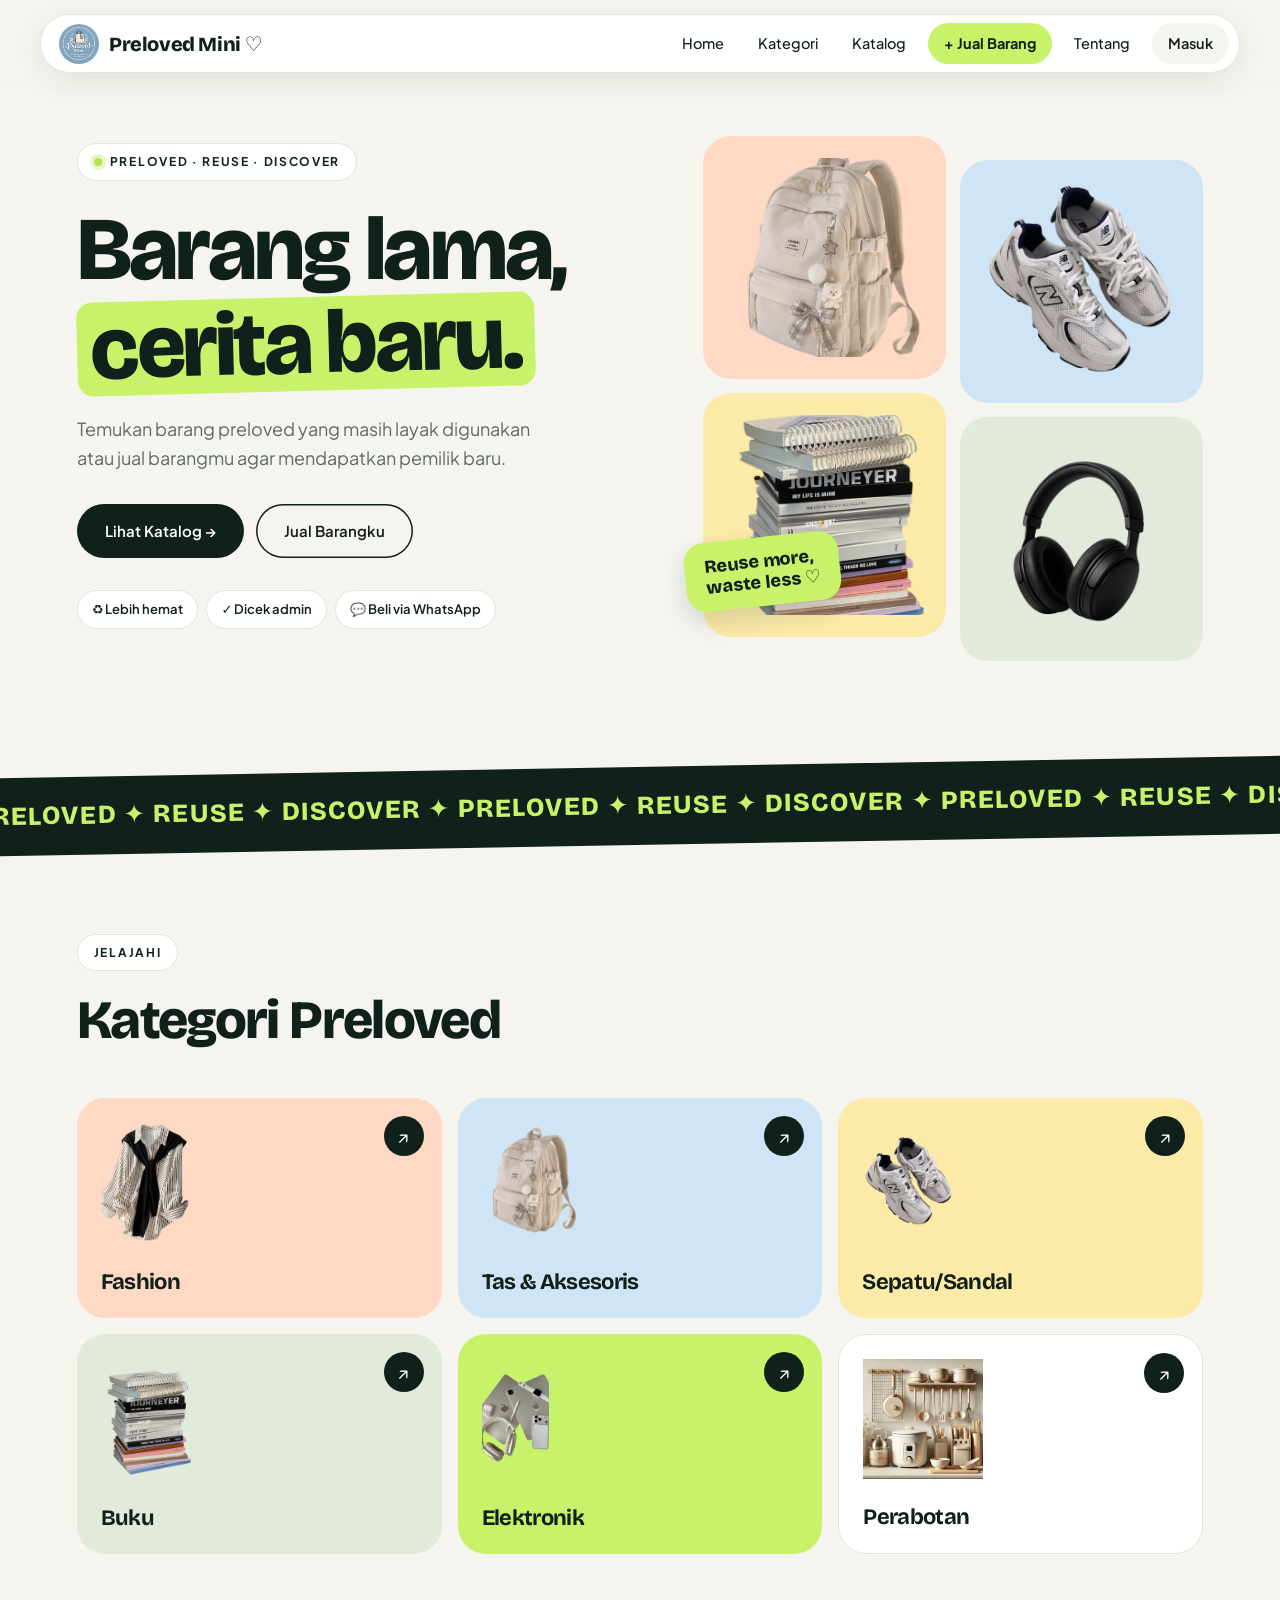
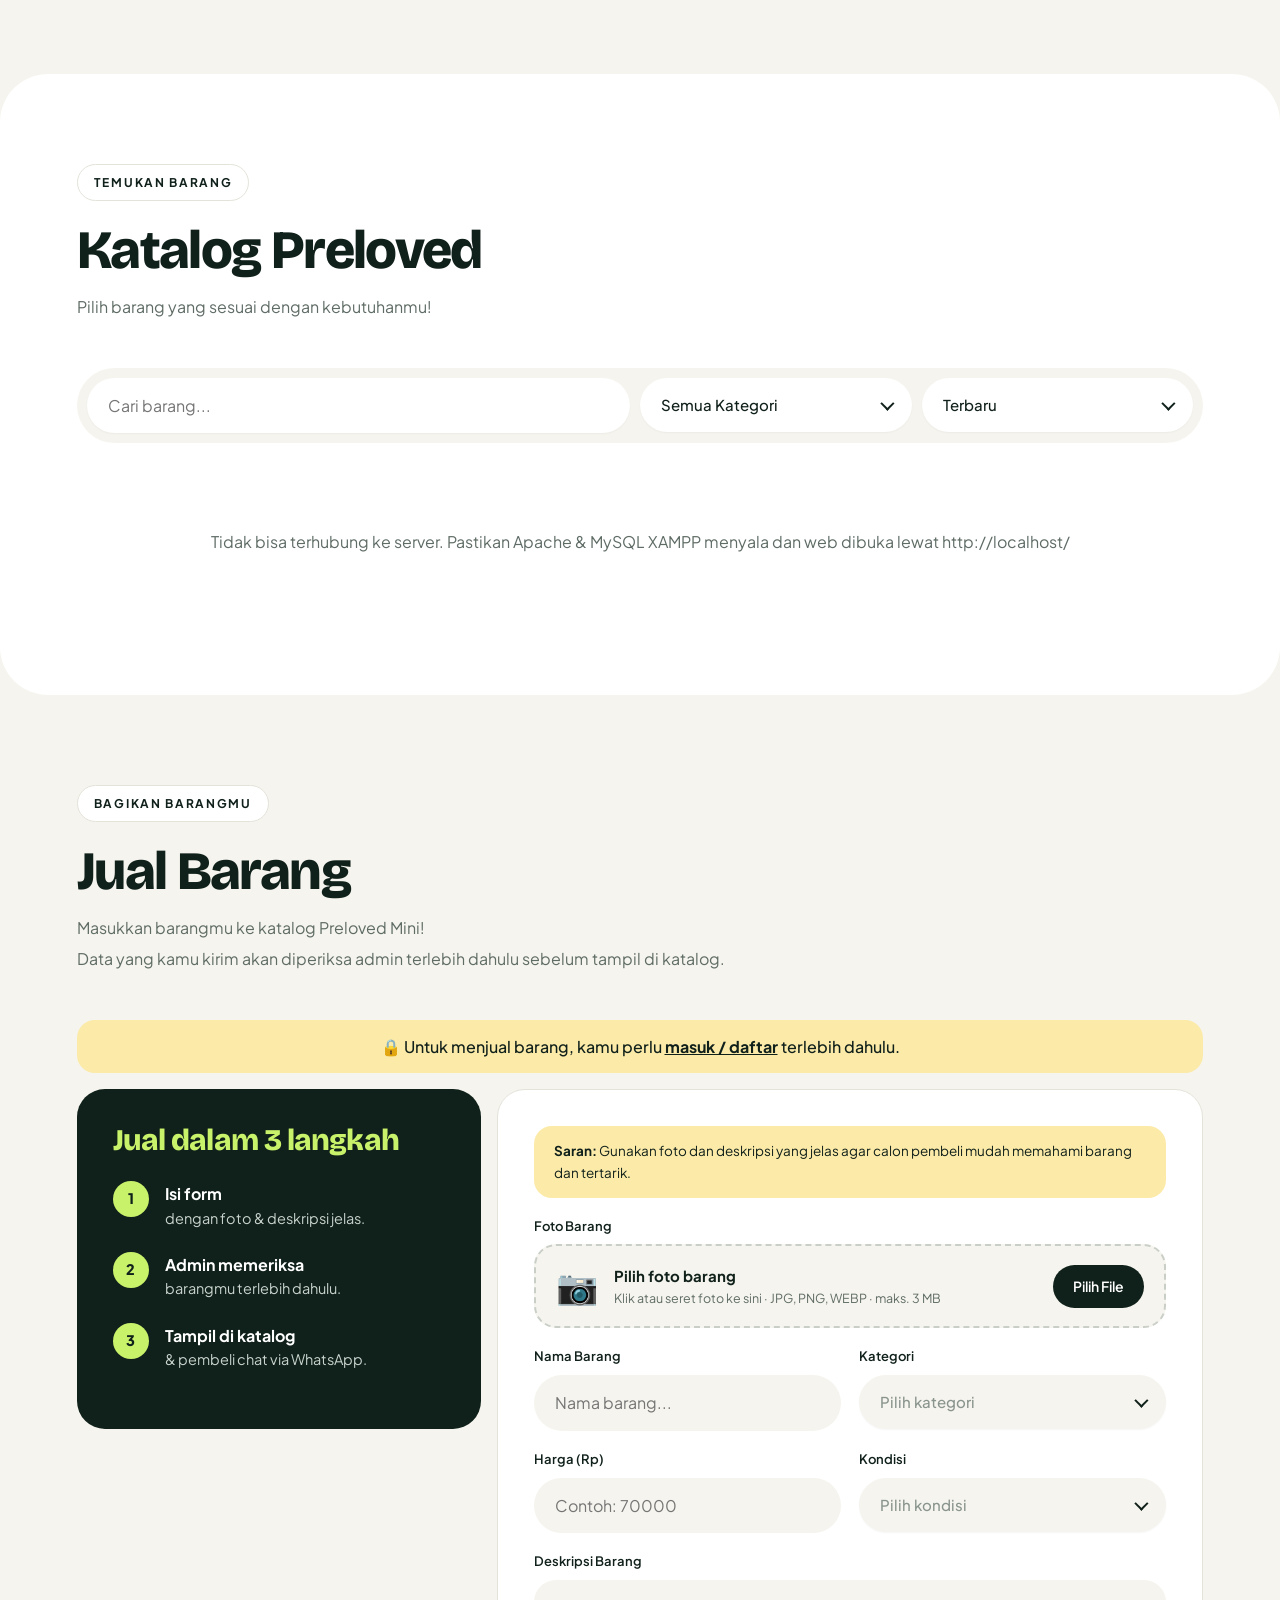
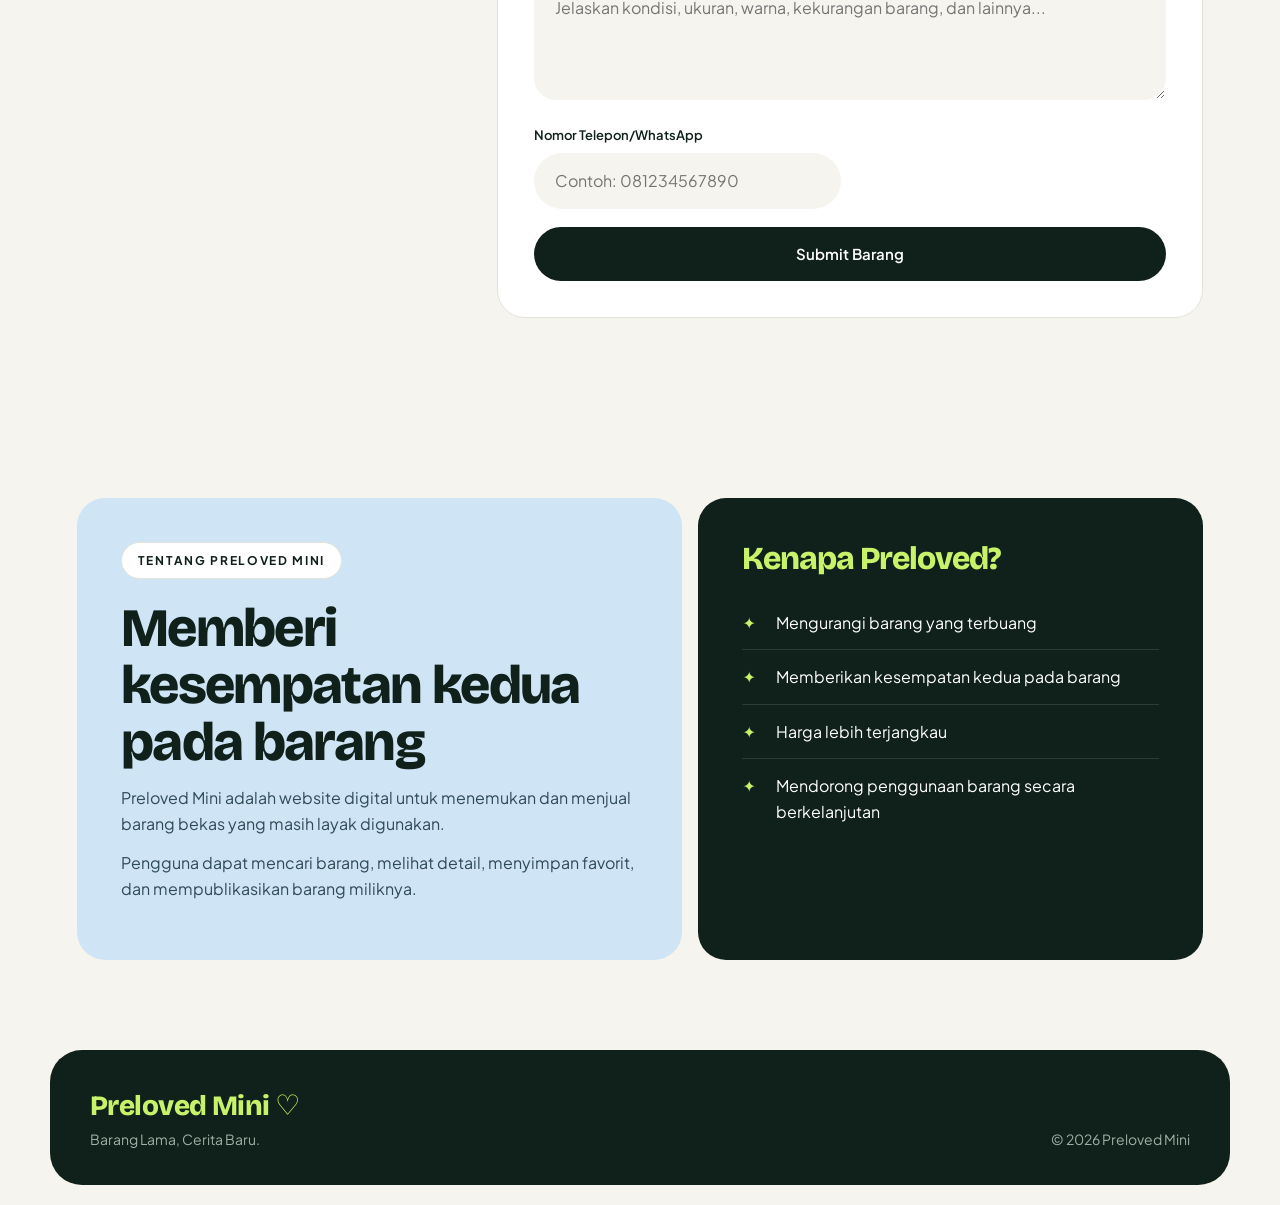
<file: index.html>
<!DOCTYPE html>
<html lang="id">
  <head>
    <meta charset="UTF-8" />
    <meta name="viewport" content="width=device-width, initial-scale=1.0" />
    <title>Preloved Mini</title>

    <link rel="preconnect" href="https://fonts.googleapis.com" />
    <link rel="preconnect" href="https://fonts.gstatic.com" crossorigin />
    <link href="https://fonts.googleapis.com/css2?family=Bricolage+Grotesque:wght@600;700;800&family=Plus+Jakarta+Sans:wght@400;500;600;700&display=swap" rel="stylesheet" />
    <link rel="stylesheet" href="style.css" />
  </head>

  <body>
    <!-- NAVBAR -->
    <header>
      <a href="#home" class="logo">
        <img src="images/logo.png" alt="Logo Preloved Mini" class="logo-img" />
        <span>Preloved Mini ♡</span>
      </a>

      <button id="hamburger-menu" aria-label="Buka menu" aria-expanded="false">
        <span></span><span></span><span></span>
      </button>

      <nav id="navMenu">
        <a href="#home">Home</a>
        <a href="#kategori">Kategori</a>
        <a href="#katalog">Katalog</a>
        <a href="#jual" class="nav-jual">+ Jual Barang</a>
        <a href="#tentang">Tentang</a>
        <a href="#" id="authLink" class="nav-auth">Masuk</a>
        <div class="user-menu" id="userMenu" hidden>
          <button type="button" class="user-chip" id="userChip" aria-haspopup="true">
            <span class="avatar" id="userAvatar">U</span><span id="userName">User</span>
          </button>
          <div class="user-dropdown">
            <div class="ud-head"><b id="udNama"></b><small id="udEmail"></small></div>
            <a href="admin.html" id="adminLink" hidden>⚙ Panel Admin</a>
            <a href="#" id="logoutLink">Keluar</a>
          </div>
        </div>
      </nav>
    </header>

    <!-- HOME -->
    <section class="hero" id="home">
      <div class="hero-text">
        <div class="eyebrow"><i></i> PRELOVED · REUSE · DISCOVER</div>
        <h1>Barang lama,<br /><em>cerita baru.</em></h1>
        <p>
          Temukan barang preloved yang masih layak digunakan atau jual barangmu
          agar mendapatkan pemilik baru.
        </p>
        <div class="hero-buttons">
          <a class="btn btn-primary" href="#katalog">Lihat Katalog →</a>
          <a class="btn btn-secondary" href="#jual">Jual Barangku</a>
        </div>
        <ul class="hero-chips">
          <li>♻️ Lebih hemat</li>
          <li>✓ Dicek admin</li>
          <li>💬 Beli via WhatsApp</li>
        </ul>
      </div>

      <div class="hero-art">
        <div class="hero-images">
          <div class="hero-tile"><img src="images/Tas.png" alt="Tas" onerror="this.replaceWith(document.createTextNode('👜'))" /></div>
          <div class="hero-tile"><img src="images/sepatu.png" alt="Sepatu" onerror="this.replaceWith(document.createTextNode('👟'))" /></div>
          <div class="hero-tile"><img src="images/Buku.png" alt="Buku" onerror="this.replaceWith(document.createTextNode('📚'))" /></div>
          <div class="hero-tile"><img src="images/Headphone.png" alt="Headphone" onerror="this.replaceWith(document.createTextNode('🎧'))" /></div>
        </div>
        <div class="hero-badge">Reuse more,<br />waste less ♡</div>
      </div>
    </section>

    <div class="marquee" aria-hidden="true">
      <div class="marquee-track">
        <span>PRELOVED ✦ REUSE ✦ DISCOVER ✦ PRELOVED ✦ REUSE ✦ DISCOVER ✦ PRELOVED ✦ REUSE ✦ DISCOVER ✦ </span>
        <span>PRELOVED ✦ REUSE ✦ DISCOVER ✦ PRELOVED ✦ REUSE ✦ DISCOVER ✦ PRELOVED ✦ REUSE ✦ DISCOVER ✦ </span>
      </div>
    </div>

    <!-- KATEGORI -->
    <section id="kategori">
      <div class="section-heading">
        <div class="eyebrow">JELAJAHI</div>
        <h2>Kategori Preloved</h2>
      </div>

      <div class="category-grid">
        <div class="category-card" data-kategori="Fashion">
          <img src="images/Kategori/Fashion.png" alt="" onerror="this.replaceWith(document.createTextNode('👕'))" />
          <h3>Fashion</h3>
        </div>
        <div class="category-card" data-kategori="Tas & Aksesoris">
          <img src="images/Kategori/Tas.png" alt="" onerror="this.replaceWith(document.createTextNode('👜'))" />
          <h3>Tas &amp; Aksesoris</h3>
        </div>
        <div class="category-card" data-kategori="Sepatu/Sandal">
          <img src="images/Kategori/sepatu.png" alt="" onerror="this.replaceWith(document.createTextNode('👟'))" />
          <h3>Sepatu/Sandal</h3>
        </div>
        <div class="category-card" data-kategori="Buku">
          <img src="images/Kategori/Buku.png" alt="" onerror="this.replaceWith(document.createTextNode('📚'))" />
          <h3>Buku</h3>
        </div>
        <div class="category-card" data-kategori="Elektronik">
          <img src="images/Kategori/Elektronik.png" alt="" onerror="this.replaceWith(document.createTextNode('🎧'))" />
          <h3>Elektronik</h3>
        </div>
        <div class="category-card" data-kategori="Perabotan">
          <img src="images/Kategori/Perabotan.png" alt="" onerror="this.replaceWith(document.createTextNode('🪑'))" />
          <h3>Perabotan</h3>
        </div>
      </div>
    </section>

    <!-- KATALOG -->
    <section class="catalog-section" id="katalog">
      <div class="section-heading">
        <div class="eyebrow">TEMUKAN BARANG</div>
        <h2>Katalog Preloved</h2>
        <p>Pilih barang yang sesuai dengan kebutuhanmu!</p>
      </div>

      <div class="catalog-tools">
        <input type="search" id="searchInput" placeholder="Cari barang..." />

        <select id="filterKategori">
          <option value="">Semua Kategori</option>
          <option>Fashion</option>
          <option>Tas & Aksesoris</option>
          <option>Sepatu/Sandal</option>
          <option>Buku</option>
          <option>Elektronik</option>
          <option>Perabotan</option>
        </select>

        <select id="sortHarga">
          <option value="terbaru">Terbaru</option>
          <option value="termurah">Harga Terendah</option>
          <option value="termahal">Harga Tertinggi</option>
        </select>
      </div>

      <div class="product-grid" id="productGrid"></div>
    </section>

    <!-- FORM JUAL BARANG -->
    <section class="form-section" id="jual">
      <div class="section-heading">
        <div class="eyebrow">BAGIKAN BARANGMU</div>
        <h2>Jual Barang</h2>
        <p>Masukkan barangmu ke katalog Preloved Mini!</p>
        <p>
          Data yang kamu kirim akan diperiksa admin terlebih dahulu sebelum
          tampil di katalog.
        </p>
      </div>

      <div class="login-note" id="loginNote" hidden>
        🔒 Untuk menjual barang, kamu perlu <a href="#" id="loginNoteLink">masuk / daftar</a> terlebih dahulu.
      </div>

      <div class="form-layout">
      <aside class="form-aside">
        <h3>Jual dalam 3 langkah</h3>
        <ol>
          <li><b>Isi form</b> dengan foto & deskripsi jelas.</li>
          <li><b>Admin memeriksa</b> barangmu terlebih dahulu.</li>
          <li><b>Tampil di katalog</b> & pembeli chat via WhatsApp.</li>
        </ol>
      </aside>
      <form class="form-container" id="formJual">
        <div class="seller-tip full">
          <p>
            <strong>Saran:</strong> Gunakan foto dan deskripsi yang jelas agar
            calon pembeli mudah memahami barang dan tertarik.
          </p>
        </div>

        <div class="form-group full">
          <label for="fotoBarang">Foto Barang</label>
          <label class="dropzone" for="fotoBarang">
            <input type="file" id="fotoBarang" accept="image/*" />
            <span class="dz-icon">📷</span>
            <span class="dz-text">
              <b id="dzNama">Pilih foto barang</b>
              <small>Klik atau seret foto ke sini · JPG, PNG, WEBP · maks. 3 MB</small>
            </span>
            <span class="dz-btn">Pilih File</span>
          </label>
          <img id="previewFoto" class="preview-foto" alt="Pratinjau foto" hidden />
        </div>

        <div class="form-group">
          <label for="namaBarang">Nama Barang</label>
          <input type="text" id="namaBarang" placeholder="Nama barang..." required />
        </div>

        <div class="form-group">
          <label for="kategoriBarang">Kategori</label>
          <select id="kategoriBarang" required>
            <option value="">Pilih kategori</option>
            <option>Fashion</option>
            <option>Tas & Aksesoris</option>
            <option>Sepatu/Sandal</option>
            <option>Buku</option>
            <option>Elektronik</option>
            <option>Perabotan</option>
          </select>
        </div>

        <div class="form-group">
          <label for="hargaBarang">Harga (Rp)</label>
          <input type="number" id="hargaBarang" min="0" placeholder="Contoh: 70000" required />
        </div>

        <div class="form-group">
          <label for="kondisiBarang">Kondisi</label>
          <select id="kondisiBarang" required>
            <option value="">Pilih kondisi</option>
            <option>Seperti Baru</option>
            <option>Baik</option>
            <option>Cukup Baik</option>
          </select>
        </div>

        <div class="form-group full">
          <label for="deskripsiBarang">Deskripsi Barang</label>
          <textarea
            id="deskripsiBarang"
            placeholder="Jelaskan kondisi, ukuran, warna, kekurangan barang, dan lainnya..."
            required
          ></textarea>
        </div>

        <div class="form-group">
          <label for="kontakPenjual">Nomor Telepon/WhatsApp</label>
          <input
            type="tel"
            id="kontakPenjual"
            placeholder="Contoh: 081234567890"
            required
          />
        </div>

        <button type="submit" class="btn btn-primary btn-block" id="btnSubmit">
          Submit Barang
        </button>
      </form>
      </div>
    </section>

    <!-- TENTANG -->
    <section id="tentang">
      <div class="about-grid">
        <div>
          <div class="eyebrow">TENTANG PRELOVED MINI</div>
          <h2>Memberi kesempatan kedua pada barang</h2>
          <p>
            Preloved Mini adalah website digital untuk menemukan dan menjual
            barang bekas yang masih layak digunakan.
          </p>
          <p>
            Pengguna dapat mencari barang, melihat detail, menyimpan favorit,
            dan mempublikasikan barang miliknya.
          </p>
        </div>
        <div class="about-box">
          <h3>Kenapa Preloved?</h3>
          <ul>
            <li>Mengurangi barang yang terbuang</li>
            <li>Memberikan kesempatan kedua pada barang</li>
            <li>Harga lebih terjangkau</li>
            <li>Mendorong penggunaan barang secara berkelanjutan</li>
          </ul>
        </div>
      </div>
    </section>

    <footer>
      <div>
        <strong>Preloved Mini ♡</strong>
        <p>Barang Lama, Cerita Baru.</p>
      </div>
      <p>© 2026 Preloved Mini</p>
    </footer>

    <!-- MODAL DETAIL BARANG -->
    <div class="modal" id="detailModal">
      <div class="modal-content">
        <button class="modal-close" id="modalClose" aria-label="Tutup">✕</button>

        <div class="modal-visual" id="modalVisual"></div>
        <span class="tag" id="modalKategori"></span>
        <h2 id="modalNama"></h2>
        <p class="product-price" id="modalHarga"></p>
        <p id="modalKondisi"></p>
        <p id="modalDeskripsi"></p>
        <p id="modalSuka" class="modal-suka"></p>

        <a class="btn btn-primary btn-block" id="modalBeli" target="_blank" rel="noopener">
          Beli
        </a>
      </div>
    </div>

    <!-- MODAL LOGIN / DAFTAR -->
    <div class="modal" id="authModal">
      <div class="modal-content auth-content">
        <button class="modal-close" id="authClose" aria-label="Tutup">✕</button>
        <h2 id="authTitle">Masuk</h2>
        <p id="authSub">Masuk untuk menjual barang dan menyukai barang.</p>
        <form id="authForm">
          <div class="form-group" id="grpNama" hidden>
            <label for="authNama">Nama</label>
            <input type="text" id="authNama" placeholder="Nama kamu" />
          </div>
          <div class="form-group">
            <label for="authEmail">Email</label>
            <input type="email" id="authEmail" placeholder="nama@email.com" required />
            <div class="form-group">
              <label for="authPass">Password</label>
              <div class="pass-wrap">
                <input type="password" id="authPass" placeholder="Minimal 6 karakter" required />
                <button type="button" class="toggle-pass" id="togglePass" aria-label="Tampilkan password" aria-pressed="false">
                  👁
                </button>
              </div>
            </div>
          <p class="auth-error" id="authError"></p>
          <button type="submit" class="btn btn-primary btn-block" id="authSubmit">Masuk</button>
        </form>
        <p class="auth-switch"><span id="authSwitchText">Belum punya akun?</span> <a href="#" id="authSwitch">Daftar</a></p>
      </div>
    </div>

    <script src="script.js"></script>
  </body>
</html>
</file>
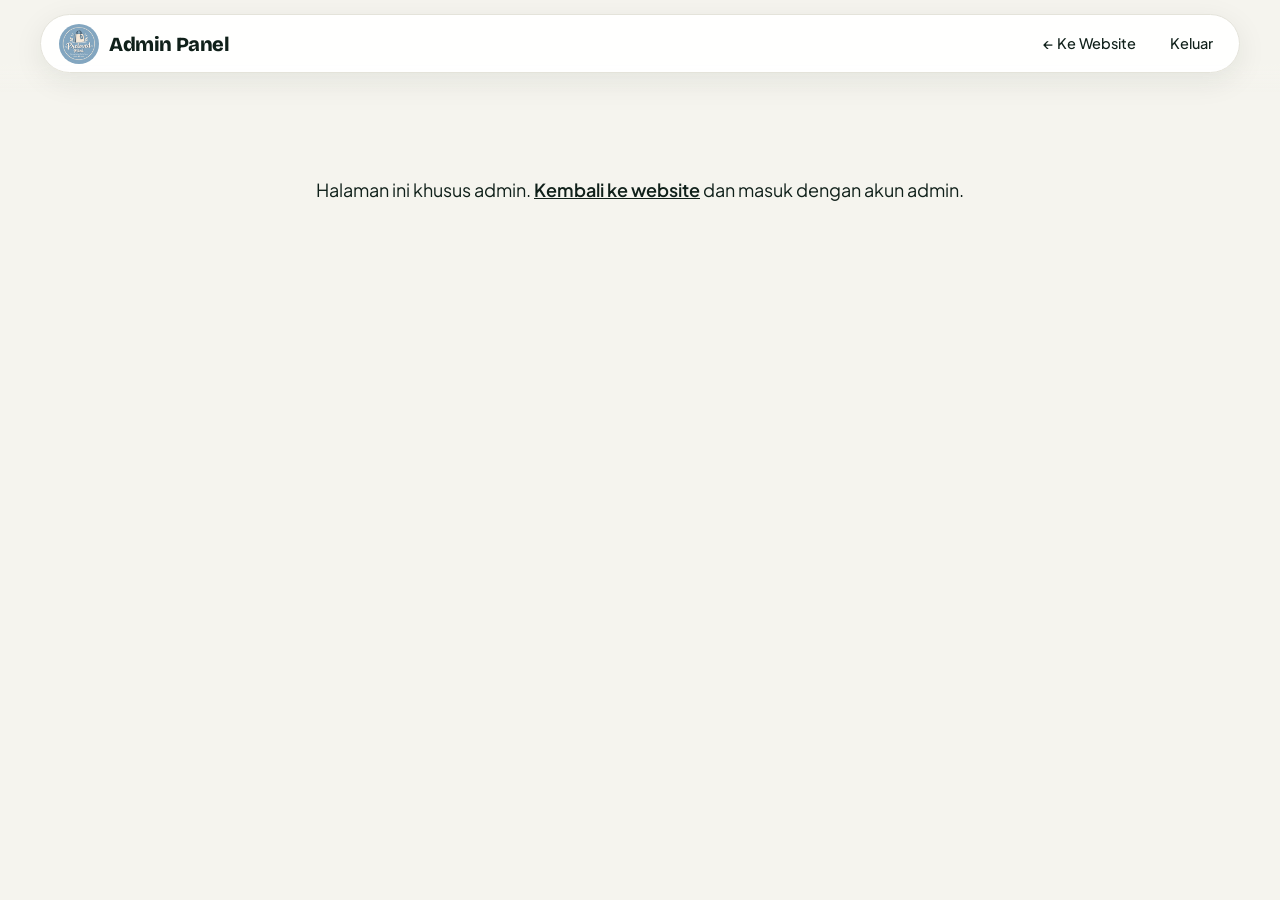
<file: admin.html>
<!DOCTYPE html>
<html lang="id">
  <head>
    <meta charset="UTF-8" />
    <meta name="viewport" content="width=device-width, initial-scale=1.0" />
    <title>Admin — Preloved Mini</title>
    <link href="https://fonts.googleapis.com/css2?family=Bricolage+Grotesque:wght@600;700;800&family=Plus+Jakarta+Sans:wght@400;500;600;700&display=swap" rel="stylesheet" />
    <link rel="stylesheet" href="style.css" />
    <link rel="stylesheet" href="admin.css" />
  </head>
  <body class="admin-body">
    <header>
      <a href="index.html" class="logo">
        <img src="images/logo.png" alt="Logo" class="logo-img" />
        <span>Admin Panel</span>
      </a>
      <nav style="display:flex">
        <a href="index.html">← Ke Website</a>
        <a href="#" id="logoutBtn">Keluar</a>
      </nav>
    </header>

    <main class="admin-main" id="adminMain" hidden>
      <h1>Kelola Preloved Mini</h1>

      <div class="admin-tabs" id="tabs">
        <button data-tab="pending" class="aktif">Menunggu Persetujuan <b id="badgePending">0</b></button>
        <button data-tab="semua">Semua Produk</button>
        <button data-tab="users">Pengguna</button>
      </div>

      <div class="table-wrap"><table id="tabel"></table></div>
    </main>

    <p class="admin-denied" id="adminDenied" hidden>
      Halaman ini khusus admin. <a href="index.html">Kembali ke website</a> dan masuk dengan akun admin.
    </p>

    <!-- Modal edit produk -->
    <div class="modal" id="editModal">
      <div class="modal-content auth-content">
        <button class="modal-close" id="editClose">✕</button>
        <h2>Edit Barang</h2>
        <form id="editForm">
          <div class="form-group"><label>Nama</label><input id="eNama" required /></div>
          <div class="form-group"><label>Kategori</label>
            <select id="eKategori"><option>Fashion</option><option>Tas & Aksesoris</option><option>Sepatu/Sandal</option><option>Buku</option><option>Elektronik</option><option>Perabotan</option></select></div>
          <div class="form-group"><label>Harga (Rp)</label><input type="number" id="eHarga" min="0" required /></div>
          <div class="form-group"><label>Kondisi</label>
            <select id="eKondisi"><option>Seperti Baru</option><option>Baik</option><option>Cukup Baik</option></select></div>
          <div class="form-group"><label>Deskripsi</label><textarea id="eDeskripsi" required></textarea></div>
          <div class="form-group"><label>Kontak WA</label><input id="eKontak" required /></div>
          <button class="btn btn-primary btn-block">Simpan</button>
        </form>
      </div>
    </div>

    <script src="admin.js"></script>
  </body>
</html>
</file>
<file: style.css>
/*PRELOVED MINI — Modern Editorial Theme*/
:root {
  --ink: #10201a;
  --lime: #c9f26b;
  --lime-2: #b5e44a;
  --cream: #f5f4ee;
  --paper: #ffffff;
  --sage: #e1eadb;
  --peach: #ffd9c4;
  --sky: #cfe4f4;
  --butter: #fbeaa8;
  --muted: #5f6c65;
  --line: #e4e3da;
  --r: 28px;
  --font-head: "Bricolage Grotesque", system-ui, sans-serif;
  --font-body: "Plus Jakarta Sans", system-ui, sans-serif;
}

* {
  box-sizing: border-box;
  margin: 0;
  padding: 0;
}
html {
  scroll-behavior: smooth;
  overflow-x: clip;
}
/* Lapisan krem di belakang navbar supaya konten tidak terlihat di sela atas */
body::before {
  content: "";
  position: fixed;
  top: 0;
  left: 0;
  right: 0;
  height: 92px;
  z-index: 9990;
  background: linear-gradient(
    var(--cream) 0%,
    var(--cream) 70%,
    rgba(245, 244, 238, 0) 100%
  );
  pointer-events: none;
}
body {
  font-family: var(--font-body);
  background: var(--cream);
  color: var(--ink);
  line-height: 1.6;
  padding-top: 96px;
  -webkit-font-smoothing: antialiased;
  overflow-x: clip;
}
a {
  text-decoration: none;
  color: inherit;
}
button,
input,
select,
textarea {
  font: inherit;
}
img {
  max-width: 100%;
}

h1,
h2,
h3 {
  font-family: var(--font-head);
  letter-spacing: -0.03em;
  line-height: 1.05;
}
h1 {
  font-size: clamp(46px, 7vw, 92px);
  font-weight: 800;
  margin-bottom: 24px;
}
h1 em {
  font-style: normal;
  background: var(--lime);
  padding: 0 0.15em;
  border-radius: 0.18em;
  display: inline-block;
  transform: rotate(-1.5deg);
}
h2 {
  font-size: clamp(32px, 4.5vw, 54px);
  font-weight: 800;
  margin-bottom: 14px;
}

/*TOMBOL*/
button,
.btn {
  cursor: pointer;
  border: none;
  border-radius: 999px;
  padding: 15px 28px;
  font-weight: 600;
  font-size: 15px;
  display: inline-flex;
  align-items: center;
  justify-content: center;
  gap: 8px;
  transition: 0.2s;
}
.btn-block {
  width: 100%;
}
.btn-primary {
  background: var(--ink);
  color: #fff;
}
.btn-primary:hover {
  background: var(--lime);
  color: var(--ink);
  transform: translateY(-2px);
}
.btn-secondary {
  background: transparent;
  color: var(--ink);
  box-shadow: inset 0 0 0 1.5px var(--ink);
}
.btn-secondary:hover {
  background: var(--ink);
  color: #fff;
}

/*NAVBAR (floating pill*/
header {
  position: fixed;
  top: 14px;
  left: 16px;
  right: 16px;
  z-index: 9999;
  max-width: 1200px;
  margin: 0 auto;
  display: flex;
  justify-content: space-between;
  align-items: center;
  padding: 8px 10px 8px 18px;
  background: rgba(255, 255, 255, 0.97);
  border: 1px solid var(--line);
  border-radius: 999px;
  box-shadow: 0 8px 30px rgba(16, 32, 26, 0.08);
}
.logo {
  display: flex;
  align-items: center;
  gap: 10px;
  font-family: var(--font-head);
  font-weight: 800;
  font-size: 20px;
  letter-spacing: -0.02em;
}
.logo-img {
  width: 40px;
  height: 40px;
  border-radius: 50%;
  object-fit: cover;
  background: var(--sage);
}
nav {
  display: flex;
  align-items: center;
  gap: 2px;
}
nav a {
  padding: 9px 16px;
  border-radius: 999px;
  font-weight: 500;
  font-size: 14.5px;
  transition: 0.2s;
}
nav a:hover {
  background: var(--sage);
}
nav a.nav-jual {
  background: var(--lime);
  font-weight: 700;
  margin: 0 4px;
}
nav a.nav-jual:hover {
  background: var(--ink);
  color: #fff;
}

#hamburger-menu {
  display: none;
  flex-direction: column;
  gap: 5px;
  padding: 12px;
  background: var(--sage);
}
#hamburger-menu span {
  display: block;
  width: 20px;
  height: 2px;
  background: var(--ink);
  border-radius: 2px;
  transition: 0.3s;
}
#hamburger-menu.open span:nth-child(1) {
  transform: translateY(7px) rotate(45deg);
}
#hamburger-menu.open span:nth-child(2) {
  opacity: 0;
}
#hamburger-menu.open span:nth-child(3) {
  transform: translateY(-7px) rotate(-45deg);
}

/*SECTION*/
section {
  padding: 90px 6%;
  scroll-margin-top: 90px;
  max-width: 1300px;
  margin: 0 auto;
}
.eyebrow {
  display: inline-flex;
  align-items: center;
  gap: 8px;
  font-size: 12px;
  font-weight: 700;
  letter-spacing: 0.14em;
  padding: 8px 16px;
  border-radius: 999px;
  background: var(--paper);
  border: 1px solid var(--line);
  margin-bottom: 22px;
}
.hero .eyebrow i {
  width: 8px;
  height: 8px;
  border-radius: 50%;
  background: var(--lime-2);
  box-shadow: 0 0 0 4px rgba(181, 228, 74, 0.3);
}
.section-heading {
  margin-bottom: 48px;
  max-width: 640px;
}
.section-heading p {
  color: var(--muted);
  margin-bottom: 6px;
}

/*HERO*/
.hero {
  display: grid;
  grid-template-columns: 1.15fr 1fr;
  gap: 50px;
  align-items: center;
  padding-top: 40px;
}
.hero p {
  max-width: 470px;
  color: var(--muted);
  font-size: 18px;
  margin-bottom: 32px;
}
.hero-buttons {
  display: flex;
  gap: 12px;
  flex-wrap: wrap;
  margin-bottom: 32px;
}
.hero-chips {
  list-style: none;
  display: flex;
  gap: 8px;
  flex-wrap: wrap;
}
.hero-chips li {
  font-size: 13px;
  font-weight: 600;
  padding: 8px 14px;
  border-radius: 999px;
  background: var(--paper);
  border: 1px solid var(--line);
}

.hero-art {
  position: relative;
}
.hero-images {
  display: grid;
  grid-template-columns: 1fr 1fr;
  gap: 14px;
}
.hero-tile {
  aspect-ratio: 1;
  border-radius: var(--r);
  display: flex;
  align-items: center;
  justify-content: center;
  font-size: clamp(70px, 9vw, 130px);
  transition: 0.3s;
  overflow: hidden;
}
.hero-tile img {
  width: 100%;
  height: 100%;
  object-fit: contain;
  padding: 22px;
}
.hero-tile:nth-child(1) {
  background: var(--peach);
}
.hero-tile:nth-child(2) {
  background: var(--sky);
  transform: translateY(24px);
}
.hero-tile:nth-child(3) {
  background: var(--butter);
}
.hero-tile:nth-child(4) {
  background: var(--sage);
  transform: translateY(24px);
}
.hero-tile:hover {
  transform: translateY(0) rotate(-3deg) scale(1.03);
}
.hero-badge {
  position: absolute;
  left: -18px;
  bottom: 30px;
  background: var(--lime);
  border-radius: 20px;
  padding: 14px 20px;
  font-family: var(--font-head);
  font-weight: 800;
  font-size: 18px;
  line-height: 1.15;
  transform: rotate(-6deg);
  box-shadow: 0 10px 24px rgba(16, 32, 26, 0.15);
}

/*MARQUEE*/
.marquee {
  background: var(--ink);
  color: var(--lime);
  overflow: hidden;
  padding: 18px 0;
  margin: 40px -2% 0;
  transform: rotate(-1deg);
}
.marquee-track {
  display: flex;
  width: max-content;
  animation: jalan 28s linear infinite;
}
.marquee span {
  font-family: var(--font-head);
  font-weight: 800;
  font-size: 26px;
  letter-spacing: 0.04em;
  white-space: nowrap;
  padding-right: 24px;
}
@keyframes jalan {
  to {
    transform: translateX(-50%);
  }
}

/*KATEGORI*/
.category-grid {
  display: grid;
  grid-template-columns: repeat(3, 1fr);
  gap: 16px;
}
.category-card {
  border-radius: var(--r);
  padding: 24px;
  cursor: pointer;
  min-height: 220px;
  display: flex;
  flex-direction: column;
  justify-content: space-between;
  align-items: flex-start;
  font-size: 80px;
  position: relative;
  overflow: hidden;
  transition: 0.3s;
}
.category-card:nth-child(1) {
  background: var(--peach);
}
.category-card:nth-child(2) {
  background: var(--sky);
}
.category-card:nth-child(3) {
  background: var(--butter);
}
.category-card:nth-child(4) {
  background: var(--sage);
}
.category-card:nth-child(5) {
  background: var(--lime);
}
.category-card:nth-child(6) {
  background: var(--paper);
  border: 1px solid var(--line);
}
.category-card img {
  height: 120px;
  width: auto;
  max-width: 70%;
  object-fit: contain;
  transition: 0.35s;
}
.category-card h3 {
  font-size: 22px;
  font-weight: 700;
}
.category-card::after {
  content: "↗";
  position: absolute;
  top: 18px;
  right: 18px;
  width: 40px;
  height: 40px;
  border-radius: 50%;
  background: var(--ink);
  color: #fff;
  display: grid;
  place-items: center;
  font-size: 18px;
  transition: 0.3s;
}
.category-card:hover {
  transform: translateY(-6px);
}
.category-card:hover img {
  transform: scale(1.12) rotate(-4deg);
}
.category-card:hover::after {
  background: var(--paper);
  color: var(--ink);
  transform: rotate(45deg);
}

/*KATALOG*/
.catalog-section {
  background: var(--paper);
  border-radius: 48px;
  max-width: 1360px;
  margin-top: 30px;
}
.catalog-tools {
  display: grid;
  grid-template-columns: 2fr 1fr 1fr;
  gap: 10px;
  background: var(--cream);
  padding: 10px;
  border-radius: 999px;
  margin-bottom: 36px;
}
input,
select,
textarea {
  width: 100%;
  padding: 14px 20px;
  border: 1.5px solid transparent;
  border-radius: 999px;
  background: var(--paper);
  color: var(--ink);
  outline: none;
  transition: 0.2s;
}
.catalog-tools select,
.catalog-tools input {
  box-shadow: 0 1px 2px rgba(0, 0, 0, 0.04);
}
input:focus,
select:focus,
textarea:focus {
  border-color: var(--ink);
}
textarea {
  resize: vertical;
  min-height: 120px;
  border-radius: 22px;
}

.product-grid {
  display: grid;
  grid-template-columns: repeat(4, 1fr);
  gap: 28px 20px;
}
.product-card {
  position: relative;
  transition: 0.3s;
}
.product-visual {
  aspect-ratio: 1;
  border-radius: var(--r);
  background: var(--sage);
  display: flex;
  align-items: center;
  justify-content: center;
  font-size: 72px;
  padding: 22px;
  transition: 0.3s;
  overflow: hidden;
}
.product-card:nth-child(4n + 2) .product-visual {
  background: var(--peach);
}
.product-card:nth-child(4n + 3) .product-visual {
  background: var(--sky);
}
.product-card:nth-child(4n + 4) .product-visual {
  background: var(--butter);
}
.product-visual img,
.modal-visual img {
  width: 100%;
  height: 100%;
  object-fit: contain;
  transition: 0.35s;
}
.product-card:hover .product-visual img {
  transform: scale(1.08) rotate(-2deg);
}

.fav-btn {
  position: absolute;
  top: 12px;
  right: 12px;
  min-width: 40px;
  height: 40px;
  padding: 0 13px;
  border-radius: 999px;
  background: var(--paper);
  color: #b9c1bc;
  font-size: 15px;
  font-weight: 700;
  box-shadow: 0 2px 8px rgba(16, 32, 26, 0.1);
}
.fav-btn:hover {
  transform: scale(1.08);
}
.fav-btn.aktif {
  color: #f0434f;
}

.product-info {
  padding: 14px 4px 0;
  display: grid;
  grid-template-columns: 1fr auto;
  column-gap: 10px;
  align-items: center;
}
.product-info .tag {
  grid-column: 1 / -1;
  justify-self: start;
  margin-bottom: 6px;
}
.product-info h3 {
  font-size: 18px;
  font-weight: 700;
  grid-column: 1 / -1;
}
.product-info p {
  font-size: 13px;
  color: var(--muted);
}
.product-info p.product-price {
  font-family: var(--font-head);
  font-size: 20px;
  font-weight: 800;
  color: var(--ink);
  margin: 6px 0 0;
  grid-column: 2;
  grid-row: 4;
}
.product-info > p:not(.product-price) {
  grid-column: 1;
  grid-row: 4;
}
.product-actions {
  grid-column: 1 / -1;
  grid-row: 5;
  margin-top: 12px;
}
.product-actions button {
  width: 100%;
  background: var(--cream);
  color: var(--ink);
  padding: 12px;
  font-size: 14px;
}
.product-actions button:hover {
  background: var(--ink);
  color: #fff;
}

.tag {
  display: inline-block;
  font-size: 11.5px;
  font-weight: 600;
  padding: 4px 12px;
  border-radius: 999px;
  border: 1px solid var(--line);
  background: transparent;
}
.empty-message {
  text-align: center;
  padding: 50px;
  grid-column: 1 / -1;
  color: var(--muted);
}

/*FORM (split)*/
.form-section .section-heading {
  max-width: 700px;
}
.form-layout {
  display: grid;
  grid-template-columns: 0.8fr 1.4fr;
  gap: 16px;
  align-items: start;
}
.form-aside {
  background: var(--ink);
  color: #fff;
  border-radius: var(--r);
  padding: 36px;
  position: sticky;
  top: 100px;
}
.form-aside h3 {
  font-size: 30px;
  font-weight: 800;
  margin-bottom: 24px;
  color: var(--lime);
}
.form-aside ol {
  list-style: none;
  counter-reset: s;
}
.form-aside li {
  counter-increment: s;
  padding: 0 0 22px 52px;
  position: relative;
  color: #c8d3cd;
  font-size: 14.5px;
}
.form-aside li b {
  display: block;
  color: #fff;
  font-size: 16px;
}
.form-aside li::before {
  content: counter(s);
  position: absolute;
  left: 0;
  top: 0;
  width: 36px;
  height: 36px;
  border-radius: 50%;
  background: var(--lime);
  color: var(--ink);
  display: grid;
  place-items: center;
  font-weight: 800;
}
.form-container {
  background: var(--paper);
  border: 1px solid var(--line);
  border-radius: var(--r);
  padding: 36px;
  display: grid;
  grid-template-columns: 1fr 1fr;
  gap: 18px;
}
.form-container .full,
.form-container .btn-block {
  grid-column: 1 / -1;
}
.form-group {
  margin: 0;
}
.form-group label {
  display: block;
  font-weight: 600;
  font-size: 13px;
  margin-bottom: 8px;
}
.form-container input,
.form-container select,
.form-container textarea {
  background: var(--cream);
}
.form-container input:focus,
.form-container select:focus,
.form-container textarea:focus {
  background: var(--paper);
}
.seller-tip {
  background: var(--butter);
  border-radius: 18px;
  padding: 14px 20px;
  font-size: 13.5px;
}

/*TENTANG (bento)*/
.about-grid {
  display: grid;
  grid-template-columns: 1.2fr 1fr;
  gap: 16px;
  align-items: stretch;
}
.about-grid > div:first-child {
  background: var(--sky);
  border-radius: var(--r);
  padding: 44px;
}
.about-grid p {
  margin: 14px 0;
  color: #2f4a5c;
}
.about-box {
  background: var(--ink);
  color: #fff;
  border-radius: var(--r);
  padding: 44px;
}
.about-box h3 {
  font-size: 32px;
  font-weight: 800;
  margin-bottom: 20px;
  color: var(--lime);
}
.about-box ul {
  list-style: none;
}
.about-box li {
  padding: 14px 0 14px 34px;
  position: relative;
  border-bottom: 1px solid rgba(255, 255, 255, 0.12);
}
.about-box li:last-child {
  border: none;
}
.about-box li::before {
  content: "✦";
  position: absolute;
  left: 0;
  color: var(--lime);
}

/*FOOTER*/
footer {
  background: var(--ink);
  color: #fff;
  width: calc(100% - 32px);
  max-width: 1180px;
  margin: 0 auto 20px;
  border-radius: 32px;
  padding: 34px 40px;
  display: flex;
  justify-content: space-between;
  align-items: flex-end;
  gap: 14px;
  flex-wrap: wrap;
}
footer strong {
  font-family: var(--font-head);
  font-size: 28px;
  font-weight: 800;
  color: var(--lime);
  letter-spacing: -0.02em;
}
footer p {
  color: #9fb0a7;
  font-size: 14px;
}

/*MODAL*/
.modal {
  display: none;
  position: fixed;
  inset: 0;
  background: rgba(16, 32, 26, 0.65);
  backdrop-filter: blur(6px);
  z-index: 10000;
  align-items: center;
  justify-content: center;
  padding: 20px;
}
.modal.show {
  display: flex;
}
.modal-content {
  width: 100%;
  max-width: 440px;
  max-height: 92vh;
  overflow-y: auto;
  background: var(--paper);
  border-radius: 32px;
  padding: 14px 14px 22px;
  position: relative;
  animation: muncul 0.3s ease;
}
@keyframes muncul {
  from {
    opacity: 0;
    transform: translateY(24px) scale(0.97);
  }
  to {
    opacity: 1;
    transform: none;
  }
}
.modal-content > *:not(.modal-visual):not(.modal-close) {
  margin-left: 10px;
  margin-right: 10px;
  margin-bottom: 10px;
}
.modal-close {
  position: absolute;
  right: 24px;
  top: 24px;
  z-index: 2;
  width: 38px;
  height: 38px;
  padding: 0;
  background: var(--paper);
  font-size: 14px;
}
.modal-visual {
  height: 250px;
  background: var(--sage);
  border-radius: 22px;
  display: flex;
  align-items: center;
  justify-content: center;
  font-size: 90px;
  padding: 20px;
  margin-bottom: 16px;
}
.modal-content h2 {
  font-size: 30px;
  margin-bottom: 4px;
}
.modal-content .product-price {
  font-family: var(--font-head);
  font-size: 26px;
  font-weight: 800;
  color: var(--ink);
}
.modal-content p {
  color: var(--muted);
  font-size: 14px;
}

/*RESPONSIVE*/
@media (max-width: 1100px) {
  .product-grid {
    grid-template-columns: repeat(3, 1fr);
  }
}

@media (max-width: 860px) {
  body {
    padding-top: 84px;
  }
  section {
    padding: 60px 5%;
  }
  #hamburger-menu {
    display: flex;
  }
  header {
    padding: 8px 8px 8px 16px;
  }
  nav {
    position: absolute;
    top: calc(100% + 8px);
    left: 0;
    right: 0;
    flex-direction: column;
    align-items: stretch;
    gap: 2px;
    background: var(--paper);
    border: 1px solid var(--line);
    border-radius: 28px;
    box-shadow: 0 20px 40px rgba(16, 32, 26, 0.12);
    max-height: 0;
    overflow: hidden;
    opacity: 0;
    padding: 0 10px;
    transition: 0.3s;
  }
  nav.open {
    max-height: 440px;
    opacity: 1;
    padding: 10px;
  }
  nav a {
    padding: 14px 18px;
    border-radius: 16px;
  }
  nav a.nav-jual {
    margin: 4px 0;
    text-align: center;
  }

  .hero {
    grid-template-columns: 1fr;
    gap: 40px;
  }
  .hero-badge {
    left: 8px;
  }
  .category-grid {
    grid-template-columns: repeat(2, 1fr);
  }
  .category-card {
    min-height: 190px;
  }
  .catalog-section {
    border-radius: 32px;
  }
  .catalog-tools {
    grid-template-columns: 1fr;
    border-radius: 28px;
  }
  .product-grid {
    grid-template-columns: repeat(2, 1fr);
  }
  .form-layout,
  .about-grid {
    grid-template-columns: 1fr;
  }
  .form-aside {
    position: static;
  }
  .marquee span {
    font-size: 20px;
  }
}

@media (max-width: 540px) {
  .product-grid {
    gap: 22px 12px;
  }
  .form-container {
    grid-template-columns: 1fr;
    padding: 22px;
  }
  .form-aside,
  .about-grid > div:first-child,
  .about-box {
    padding: 28px;
  }
  .category-card {
    padding: 18px;
    min-height: 160px;
  }
  .category-card img {
    height: 80px;
  }
  .category-card h3 {
    font-size: 17px;
  }
  footer {
    border-radius: 24px;
    padding: 28px 24px;
  }
}

.modal-content .modal-suka {
  color: #f0434f;
  font-weight: 600;
}

/*LOGIN / AKUN*/
[hidden] {
  display: none !important;
}
nav a.nav-auth {
  background: var(--cream);
  font-weight: 600;
  margin-left: 4px;
}
nav a.nav-auth:hover {
  background: var(--ink);
  color: #fff;
}

.auth-content {
  padding: 30px 26px 24px !important;
  max-width: 420px;
}
.auth-content > * {
  margin-left: 0 !important;
  margin-right: 0 !important;
}
.auth-content h2 {
  font-size: 32px;
}
.auth-content .form-group {
  margin-bottom: 14px;
}
.auth-content .form-group label {
  display: block;
  font-weight: 600;
  font-size: 13px;
  margin-bottom: 6px;
}
.auth-content input,
.auth-content select,
.auth-content textarea {
  background: var(--cream);
}
.auth-error {
  color: #b3261e;
  font-size: 13.5px;
  min-height: 20px;
  font-weight: 500;
}
.auth-switch {
  text-align: center;
  margin-top: 14px;
}
.auth-switch a {
  font-weight: 700;
  text-decoration: underline;
}

.login-note {
  background: var(--butter);
  border-radius: 18px;
  padding: 14px 22px;
  margin-bottom: 16px;
  font-weight: 500;
  text-align: center;
}
.login-note a {
  font-weight: 700;
  text-decoration: underline;
}

.preview-foto {
  margin-top: 12px;
  width: 100%;
  max-height: 220px;
  object-fit: contain;
  border-radius: 16px;
  background: var(--cream);
}
.form-container input[type="file"] {
  border-radius: 18px;
  padding: 12px 16px;
}

/*DROPDOWN CUSTOM*/
.cselect {
  position: relative;
}
.cselect select {
  position: absolute;
  inset: 0;
  width: 100%;
  height: 100%;
  opacity: 0;
  pointer-events: none;
}
.cselect-btn {
  width: 100%;
  display: flex;
  align-items: center;
  justify-content: space-between;
  gap: 10px;
  text-align: left;
  padding: 14px 20px;
  border-radius: 999px;
  background: var(--paper);
  color: var(--ink);
  font-weight: 500;
  font-size: 15px;
  box-shadow: 0 1px 2px rgba(0, 0, 0, 0.04);
  border: 1.5px solid transparent;
}
.cselect-btn:hover {
  transform: none;
}
.cselect-btn.kosong {
  color: #8a948e;
}
.cselect-btn::after {
  content: "";
  width: 8px;
  height: 8px;
  flex-shrink: 0;
  border-right: 2px solid var(--ink);
  border-bottom: 2px solid var(--ink);
  transform: rotate(45deg) translateY(-2px);
  transition: 0.2s;
}
.cselect.buka .cselect-btn {
  border-color: var(--ink);
}
.cselect.buka .cselect-btn::after {
  transform: rotate(-135deg) translateY(-2px);
}
.form-container .cselect-btn {
  background: var(--cream);
}

.cselect-list {
  display: none;
  position: absolute;
  top: calc(100% + 8px);
  left: 0;
  right: 0;
  z-index: 60;
  list-style: none;
  margin: 0;
  padding: 8px;
  max-height: 300px;
  overflow-y: auto;
  background: var(--paper);
  border: 1px solid var(--line);
  border-radius: 22px;
  box-shadow: 0 18px 40px rgba(16, 32, 26, 0.16);
}
.cselect.buka .cselect-list {
  display: block;
  animation: muncul 0.18s ease;
}
.cselect-list li {
  padding: 11px 16px;
  border-radius: 14px;
  cursor: pointer;
  font-size: 14.5px;
  font-weight: 500;
  transition: 0.15s;
}
.cselect-list li:hover {
  background: var(--sage);
}
.cselect-list li.dipilih {
  background: var(--lime);
  font-weight: 700;
}
.cselect-list li.dipilih::after {
  content: "✓";
  float: right;
}

/*AREA UPLOAD FOTO*/
.dropzone {
  position: relative;
  display: flex;
  align-items: center;
  gap: 16px;
  cursor: pointer;
  background: var(--cream);
  border: 2px dashed #c9cfc6;
  border-radius: 22px;
  padding: 18px 20px;
  transition: 0.2s;
}
.dropzone:hover,
.dropzone:focus-within {
  border-color: var(--ink);
  background: var(--paper);
}
.form-container .dropzone input {
  position: absolute;
  inset: 0;
  width: 100%;
  height: 100%;
  opacity: 0;
  cursor: pointer;
  padding: 0;
  border: 0;
}
.dz-icon {
  font-size: 34px;
  line-height: 1;
}
.dz-text {
  flex: 1;
  min-width: 0;
  display: flex;
  flex-direction: column;
}
.dz-text b {
  font-size: 15px;
  overflow: hidden;
  text-overflow: ellipsis;
  white-space: nowrap;
}
.dz-text small {
  color: var(--muted);
  font-size: 12.5px;
}
.dz-btn {
  background: var(--ink);
  color: #fff;
  font-weight: 600;
  font-size: 14px;
  padding: 10px 20px;
  border-radius: 999px;
  transition: 0.2s;
  flex-shrink: 0;
}
.dropzone:hover .dz-btn {
  background: var(--lime);
  color: var(--ink);
}
@media (max-width: 540px) {
  .dz-btn {
    display: none;
  }
  .dz-icon {
    font-size: 28px;
  }
}

/* Perbaikan: kalahkan aturan ".form-group label" supaya kotak upload tetap sejajar */
.form-group label.dropzone {
  display: flex;
  align-items: center;
  gap: 16px;
  margin: 0;
  font-size: inherit;
  font-weight: inherit;
}

/*MENU AKUN*/
.user-menu {
  position: relative;
  margin-left: 4px;
}
.user-chip {
  display: flex;
  align-items: center;
  gap: 10px;
  padding: 5px 16px 5px 5px;
  background: var(--cream);
  border: 1px solid var(--line);
  font-size: 14.5px;
  font-weight: 600;
  color: var(--ink);
}
.user-chip:hover {
  background: var(--sage);
  transform: none;
}
.user-chip::after {
  content: "";
  width: 6px;
  height: 6px;
  border-right: 2px solid var(--ink);
  border-bottom: 2px solid var(--ink);
  transform: rotate(45deg) translateY(-2px);
  transition: 0.2s;
}
.user-menu.buka .user-chip::after {
  transform: rotate(-135deg) translateY(-2px);
}
.avatar {
  width: 34px;
  height: 34px;
  border-radius: 50%;
  background: var(--ink);
  color: var(--lime);
  display: grid;
  place-items: center;
  font-family: var(--font-head);
  font-weight: 800;
  font-size: 16px;
  text-transform: uppercase;
}
.user-dropdown {
  display: none;
  position: absolute;
  right: 0;
  top: calc(100% + 14px);
  min-width: 240px;
  z-index: 70;
  background: var(--paper);
  border: 1px solid var(--line);
  border-radius: 22px;
  padding: 8px;
  box-shadow: 0 18px 40px rgba(16, 32, 26, 0.16);
}
.user-menu.buka .user-dropdown {
  display: block;
  animation: muncul 0.18s ease;
}
.ud-head {
  display: flex;
  flex-direction: column;
  padding: 12px 14px;
  margin-bottom: 6px;
  border-bottom: 1px solid var(--line);
}
.ud-head small {
  color: var(--muted);
  overflow-wrap: anywhere;
}
.user-dropdown a {
  display: block;
  padding: 11px 14px;
  border-radius: 14px;
  font-weight: 500;
}
.user-dropdown a:hover {
  background: var(--sage);
}
.user-dropdown #logoutLink {
  color: #b3261e;
}
.user-dropdown #logoutLink:hover {
  background: #ffe0e0;
}

@media (max-width: 860px) {
  .user-menu {
    margin: 6px 0 2px;
  }
  .user-chip {
    width: 100%;
  }
  .user-dropdown {
    position: static;
    box-shadow: none;
    border: 0;
    padding: 4px 0 0;
    min-width: 0;
  }
}
.pass-wrap {
  position: relative;
}

.pass-wrap input {
  width: 100%;
  padding-right: 44px; /* ruang untuk tombol mata */
}

.toggle-pass {
  position: absolute;
  right: 8px;
  top: 50%;
  transform: translateY(-50%);
  background: none;
  border: none;
  cursor: pointer;
  font-size: 1.1rem;
  padding: 6px;
  line-height: 1;
  opacity: 0.7;
}

.toggle-pass:hover {
  opacity: 1;
}
.hero-tile {
  overflow: hidden;
  padding: 0;
}

.hero-tile img {
  width: 100%;
  height: 100%;
  object-fit: cover;
  display: block;
}
</file>
<file: admin.css>
.admin-body { padding-top: 96px; }
.admin-main { max-width: 1200px; margin: 0 auto; padding: 30px 5% 60px; }
.admin-main h1 { font-size: clamp(30px, 4vw, 46px); margin-bottom: 24px; }
.admin-denied { text-align: center; padding: 80px 20px; font-size: 18px; }
.admin-denied a { text-decoration: underline; font-weight: 600; }

.admin-tabs { display: flex; gap: 8px; flex-wrap: wrap; margin-bottom: 20px; }
.admin-tabs button { background: var(--paper); border: 1px solid var(--line); padding: 11px 20px; font-size: 14px; }
.admin-tabs button.aktif { background: var(--ink); color: #fff; border-color: var(--ink); }
.admin-tabs b { background: var(--lime); color: var(--ink); border-radius: 999px; padding: 1px 9px; font-size: 12px; margin-left: 6px; }

.table-wrap { background: var(--paper); border: 1px solid var(--line); border-radius: var(--r); overflow-x: auto; }
table { width: 100%; border-collapse: collapse; font-size: 14px; }
th { text-align: left; font-size: 12px; letter-spacing: .08em; text-transform: uppercase; color: var(--muted); padding: 16px; border-bottom: 1px solid var(--line); white-space: nowrap; }
td { padding: 14px 16px; border-bottom: 1px solid var(--line); vertical-align: middle; }
tr:last-child td { border-bottom: none; }
td img { width: 56px; height: 56px; object-fit: cover; border-radius: 12px; background: var(--sage); display: block; }
td .emoji { width: 56px; height: 56px; border-radius: 12px; background: var(--sage); display: grid; place-items: center; font-size: 28px; }
td small { color: var(--muted); display: block; }
.aksi { display: flex; gap: 6px; flex-wrap: wrap; }
.aksi button { padding: 7px 14px; font-size: 12.5px; background: var(--cream); }
.aksi .ok { background: var(--lime); }
.aksi .bahaya { background: #ffe0e0; color: #b3261e; }
.aksi button:hover { transform: none; filter: brightness(.95); }
.status { font-size: 12px; font-weight: 700; padding: 4px 12px; border-radius: 999px; white-space: nowrap; }
.status.pending { background: var(--butter); }
.status.approved { background: var(--lime); }
.status.rejected { background: #ffe0e0; color: #b3261e; }
.kosong { padding: 50px; text-align: center; color: var(--muted); }
</file>
